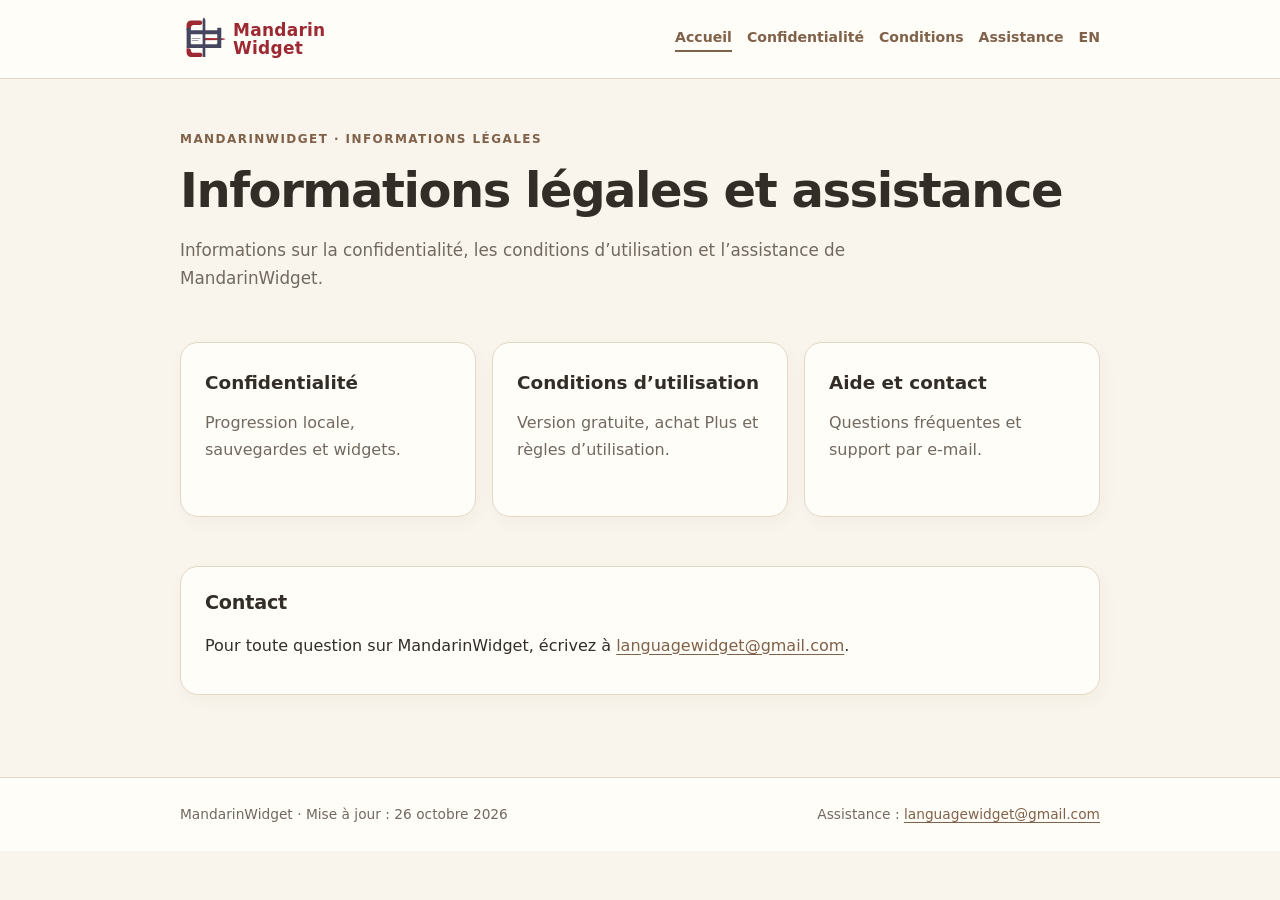
<file: index.html>
<!doctype html>
<html lang="fr">
<head>
<meta charset="utf-8"><meta name="viewport" content="width=device-width,initial-scale=1">
<meta name="robots" content="index,follow">
<meta name="description" content="Informations sur la confidentialité, les conditions d’utilisation et l’assistance de MandarinWidget.">
<title>Informations légales et assistance · MandarinWidget</title>
<link rel="stylesheet" href="styles.css">
<link rel="icon" type="image/svg+xml" href="assets/mandarinwidget-logo.svg">
</head>
<body>
<header><div class="wrap top"><a class="logo" href="index.html"><img class="site-logo" src="assets/mandarinwidget-logo.svg" width="48" height="48" alt="" aria-hidden="true"><span class="brand-wordmark"><span>Mandarin</span><span>Widget</span></span></a><nav aria-label="Navigation"><a href="index.html" aria-current="page">Accueil</a><a href="privacy-fr.html">Confidentialité</a><a href="terms-fr.html">Conditions</a><a href="support-fr.html">Assistance</a><a href="index-en.html" lang="en">EN</a></nav></div></header>
<main class="wrap"><div class="eyebrow">MandarinWidget · Informations légales</div><h1>Informations légales et assistance</h1><p class="lead">Informations sur la confidentialité, les conditions d’utilisation et l’assistance de MandarinWidget.</p>

<div class="grid"><a class="card tile" href="privacy-fr.html"><strong>Confidentialité</strong><p>Progression locale, sauvegardes et widgets.</p></a><a class="card tile" href="terms-fr.html"><strong>Conditions d’utilisation</strong><p>Version gratuite, achat Plus et règles d’utilisation.</p></a><a class="card tile" href="support-fr.html"><strong>Aide et contact</strong><p>Questions fréquentes et support par e-mail.</p></a></div><section class="card"><h2>Contact</h2><p>Pour toute question sur MandarinWidget, écrivez à <a href="mailto:languagewidget@gmail.com">languagewidget@gmail.com</a>.</p></section>
</main>
<footer><div class="wrap bottom"><span>MandarinWidget · Mise à jour : 26 octobre 2026</span><span>Assistance : <a href="mailto:languagewidget@gmail.com">languagewidget@gmail.com</a></span></div></footer>
</body></html>
</file>
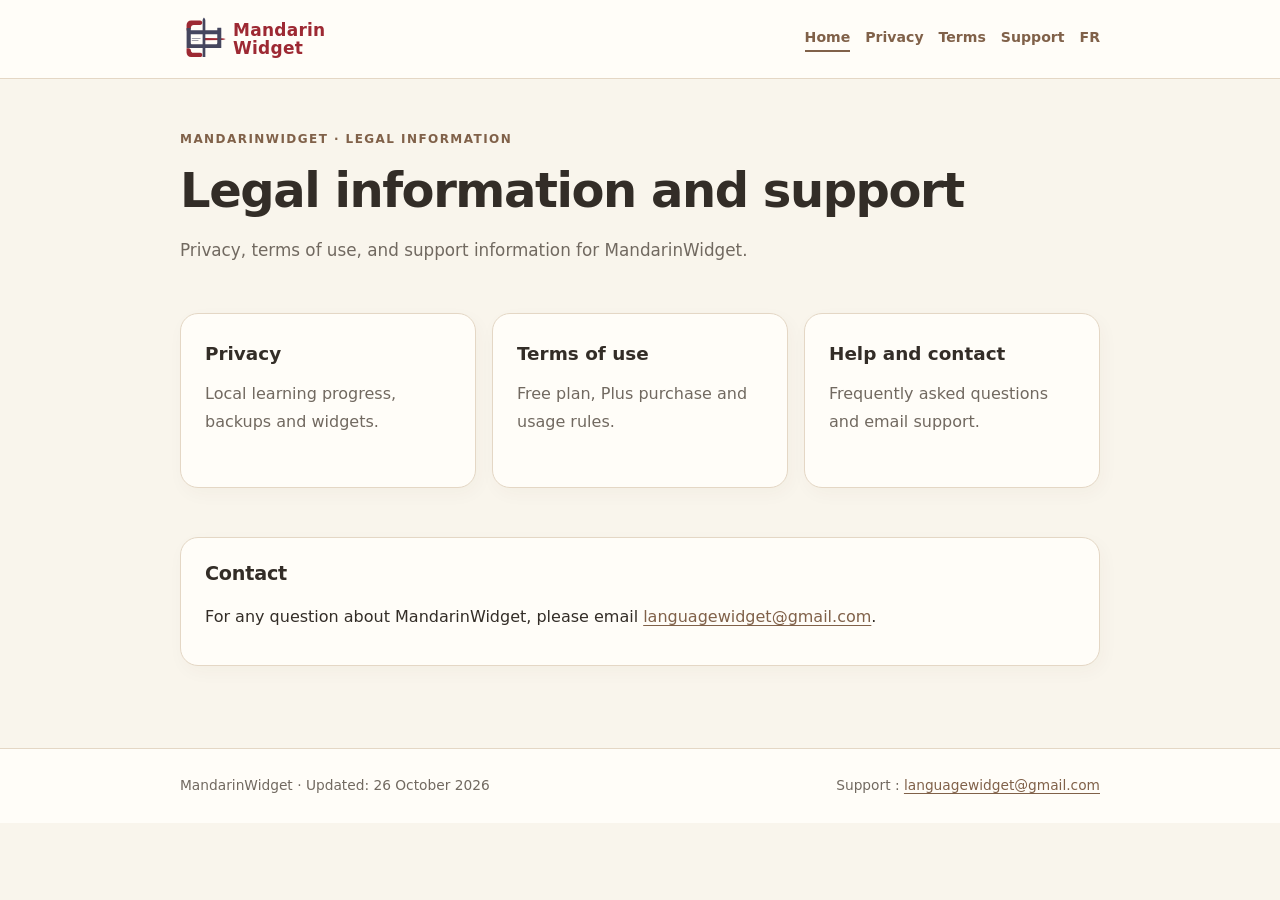
<file: index-en.html>
<!doctype html>
<html lang="en">
<head>
<meta charset="utf-8"><meta name="viewport" content="width=device-width,initial-scale=1">
<meta name="robots" content="index,follow">
<meta name="description" content="Privacy, terms of use, and support information for MandarinWidget.">
<title>Legal information and support · MandarinWidget</title>
<link rel="stylesheet" href="styles.css">
<link rel="icon" type="image/svg+xml" href="assets/mandarinwidget-logo.svg">
</head>
<body>
<header><div class="wrap top"><a class="logo" href="index.html"><img class="site-logo" src="assets/mandarinwidget-logo.svg" width="48" height="48" alt="" aria-hidden="true"><span class="brand-wordmark"><span>Mandarin</span><span>Widget</span></span></a><nav aria-label="Navigation"><a href="index-en.html" aria-current="page">Home</a><a href="privacy-en.html">Privacy</a><a href="terms-en.html">Terms</a><a href="support-en.html">Support</a><a href="index.html" lang="fr">FR</a></nav></div></header>
<main class="wrap"><div class="eyebrow">MandarinWidget · Legal information</div><h1>Legal information and support</h1><p class="lead">Privacy, terms of use, and support information for MandarinWidget.</p>

<div class="grid"><a class="card tile" href="privacy-en.html"><strong>Privacy</strong><p>Local learning progress, backups and widgets.</p></a><a class="card tile" href="terms-en.html"><strong>Terms of use</strong><p>Free plan, Plus purchase and usage rules.</p></a><a class="card tile" href="support-en.html"><strong>Help and contact</strong><p>Frequently asked questions and email support.</p></a></div><section class="card"><h2>Contact</h2><p>For any question about MandarinWidget, please email <a href="mailto:languagewidget@gmail.com">languagewidget@gmail.com</a>.</p></section>
</main>
<footer><div class="wrap bottom"><span>MandarinWidget · Updated: 26 October 2026</span><span>Support : <a href="mailto:languagewidget@gmail.com">languagewidget@gmail.com</a></span></div></footer>
</body></html>
</file>
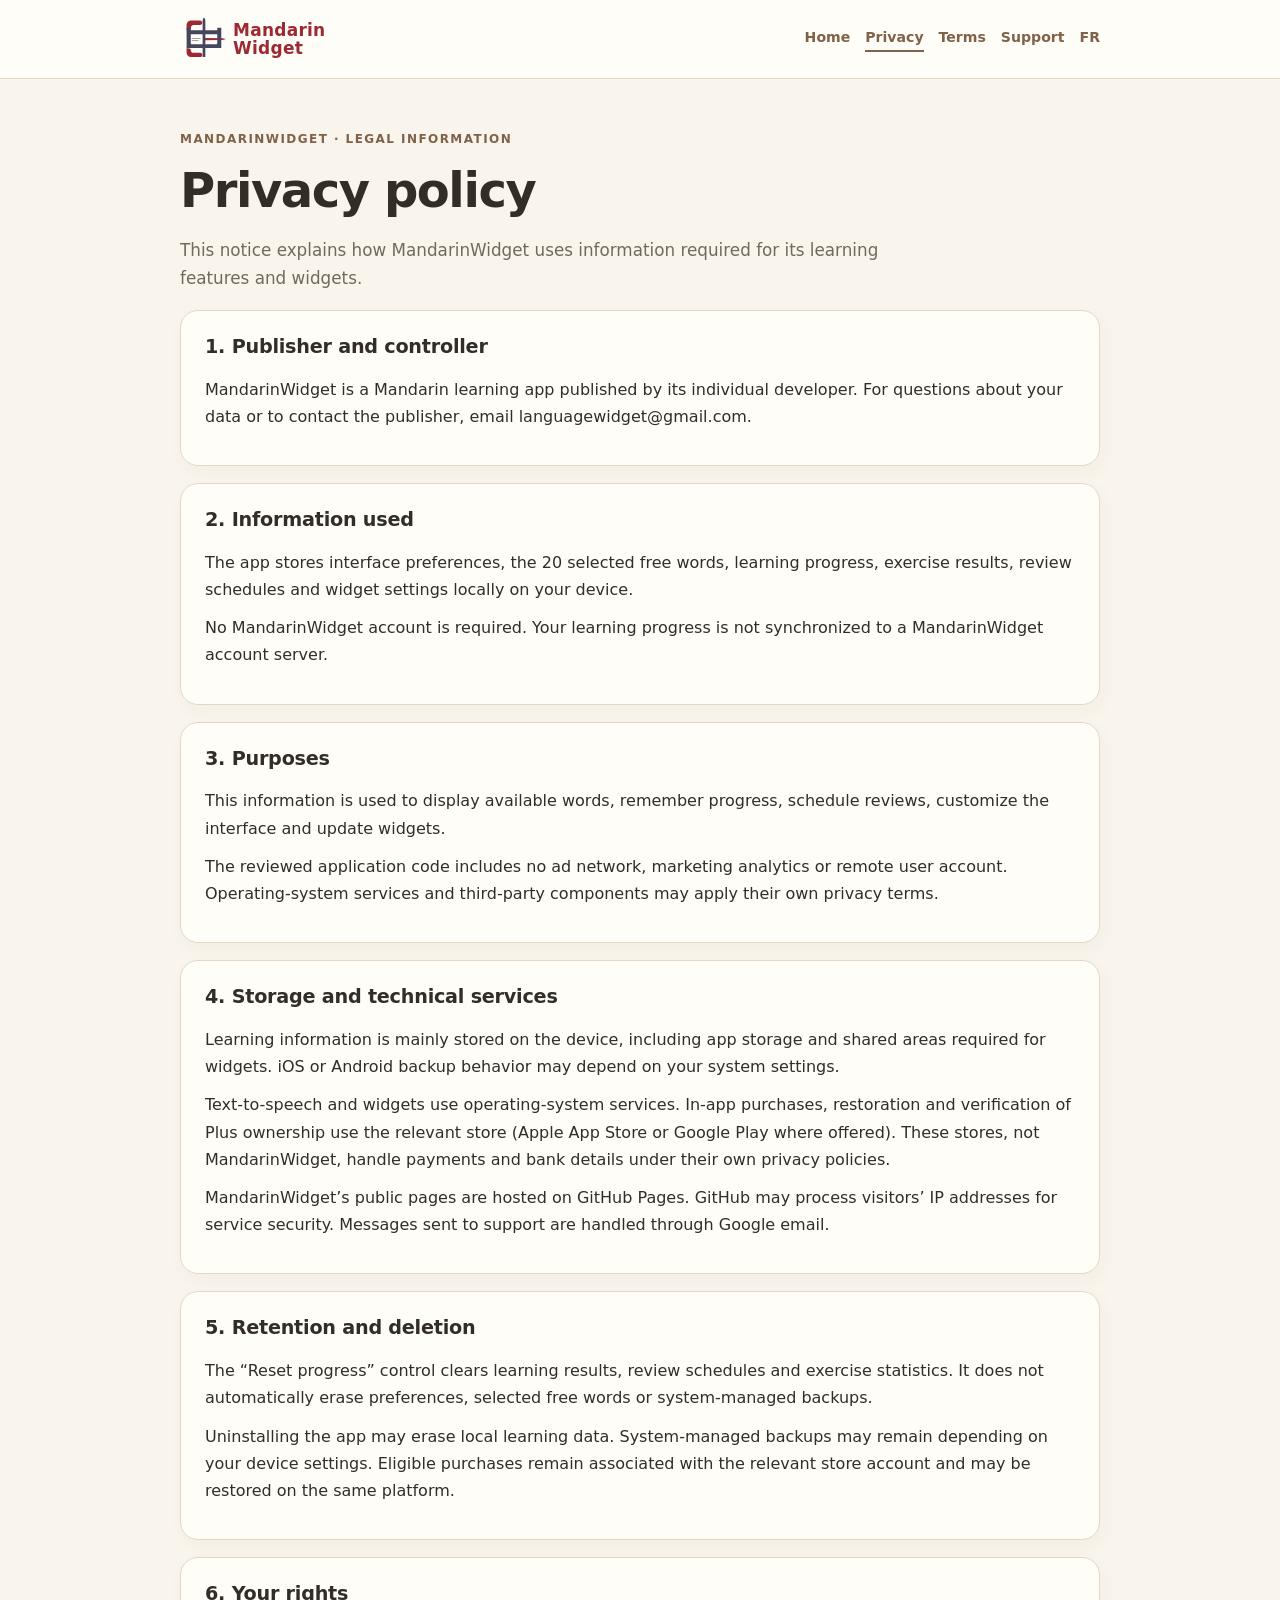
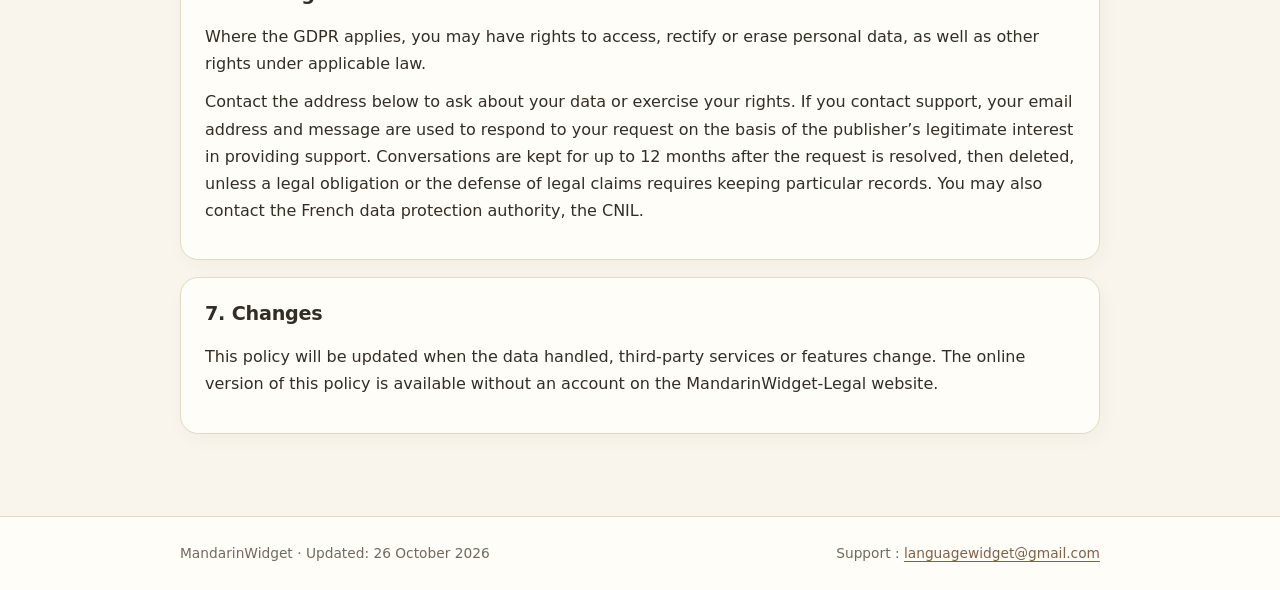
<file: privacy-en.html>
<!doctype html>
<html lang="en">
<head>
<meta charset="utf-8"><meta name="viewport" content="width=device-width,initial-scale=1">
<meta name="robots" content="index,follow">
<meta name="description" content="This notice explains how MandarinWidget uses information required for its learning features and widgets.">
<title>Privacy policy · MandarinWidget</title>
<link rel="stylesheet" href="styles.css">
<link rel="icon" type="image/svg+xml" href="assets/mandarinwidget-logo.svg">
</head>
<body>
<header><div class="wrap top"><a class="logo" href="index.html"><img class="site-logo" src="assets/mandarinwidget-logo.svg" width="48" height="48" alt="" aria-hidden="true"><span class="brand-wordmark"><span>Mandarin</span><span>Widget</span></span></a><nav aria-label="Navigation"><a href="index-en.html">Home</a><a href="privacy-en.html" aria-current="page">Privacy</a><a href="terms-en.html">Terms</a><a href="support-en.html">Support</a><a href="privacy-fr.html" lang="fr">FR</a></nav></div></header>
<main class="wrap"><div class="eyebrow">MandarinWidget · Legal information</div><h1>Privacy policy</h1><p class="lead">This notice explains how MandarinWidget uses information required for its learning features and widgets.</p>

<section class="card"><h2>1. Publisher and controller</h2><p>MandarinWidget is a Mandarin learning app published by its individual developer. For questions about your data or to contact the publisher, email languagewidget@gmail.com.</p></section>
<section class="card"><h2>2. Information used</h2><p>The app stores interface preferences, the 20 selected free words, learning progress, exercise results, review schedules and widget settings locally on your device.</p>
<p>No MandarinWidget account is required. Your learning progress is not synchronized to a MandarinWidget account server.</p></section>
<section class="card"><h2>3. Purposes</h2><p>This information is used to display available words, remember progress, schedule reviews, customize the interface and update widgets.</p>
<p>The reviewed application code includes no ad network, marketing analytics or remote user account. Operating-system services and third-party components may apply their own privacy terms.</p></section>
<section class="card"><h2>4. Storage and technical services</h2><p>Learning information is mainly stored on the device, including app storage and shared areas required for widgets. iOS or Android backup behavior may depend on your system settings.</p>
<p>Text-to-speech and widgets use operating-system services. In-app purchases, restoration and verification of Plus ownership use the relevant store (Apple App Store or Google Play where offered). These stores, not MandarinWidget, handle payments and bank details under their own privacy policies.</p><p>MandarinWidget’s public pages are hosted on GitHub Pages. GitHub may process visitors’ IP addresses for service security. Messages sent to support are handled through Google email.</p></section>
<section class="card"><h2>5. Retention and deletion</h2><p>The “Reset progress” control clears learning results, review schedules and exercise statistics. It does not automatically erase preferences, selected free words or system-managed backups.</p>
<p>Uninstalling the app may erase local learning data. System-managed backups may remain depending on your device settings. Eligible purchases remain associated with the relevant store account and may be restored on the same platform.</p></section>
<section class="card"><h2>6. Your rights</h2><p>Where the GDPR applies, you may have rights to access, rectify or erase personal data, as well as other rights under applicable law.</p>
<p>Contact the address below to ask about your data or exercise your rights. If you contact support, your email address and message are used to respond to your request on the basis of the publisher’s legitimate interest in providing support. Conversations are kept for up to 12 months after the request is resolved, then deleted, unless a legal obligation or the defense of legal claims requires keeping particular records. You may also contact the French data protection authority, the CNIL.</p></section>
<section class="card"><h2>7. Changes</h2><p>This policy will be updated when the data handled, third-party services or features change. The online version of this policy is available without an account on the MandarinWidget-Legal website.</p></section>
</main>
<footer><div class="wrap bottom"><span>MandarinWidget · Updated: 26 October 2026</span><span>Support : <a href="mailto:languagewidget@gmail.com">languagewidget@gmail.com</a></span></div></footer>
</body></html>
</file>
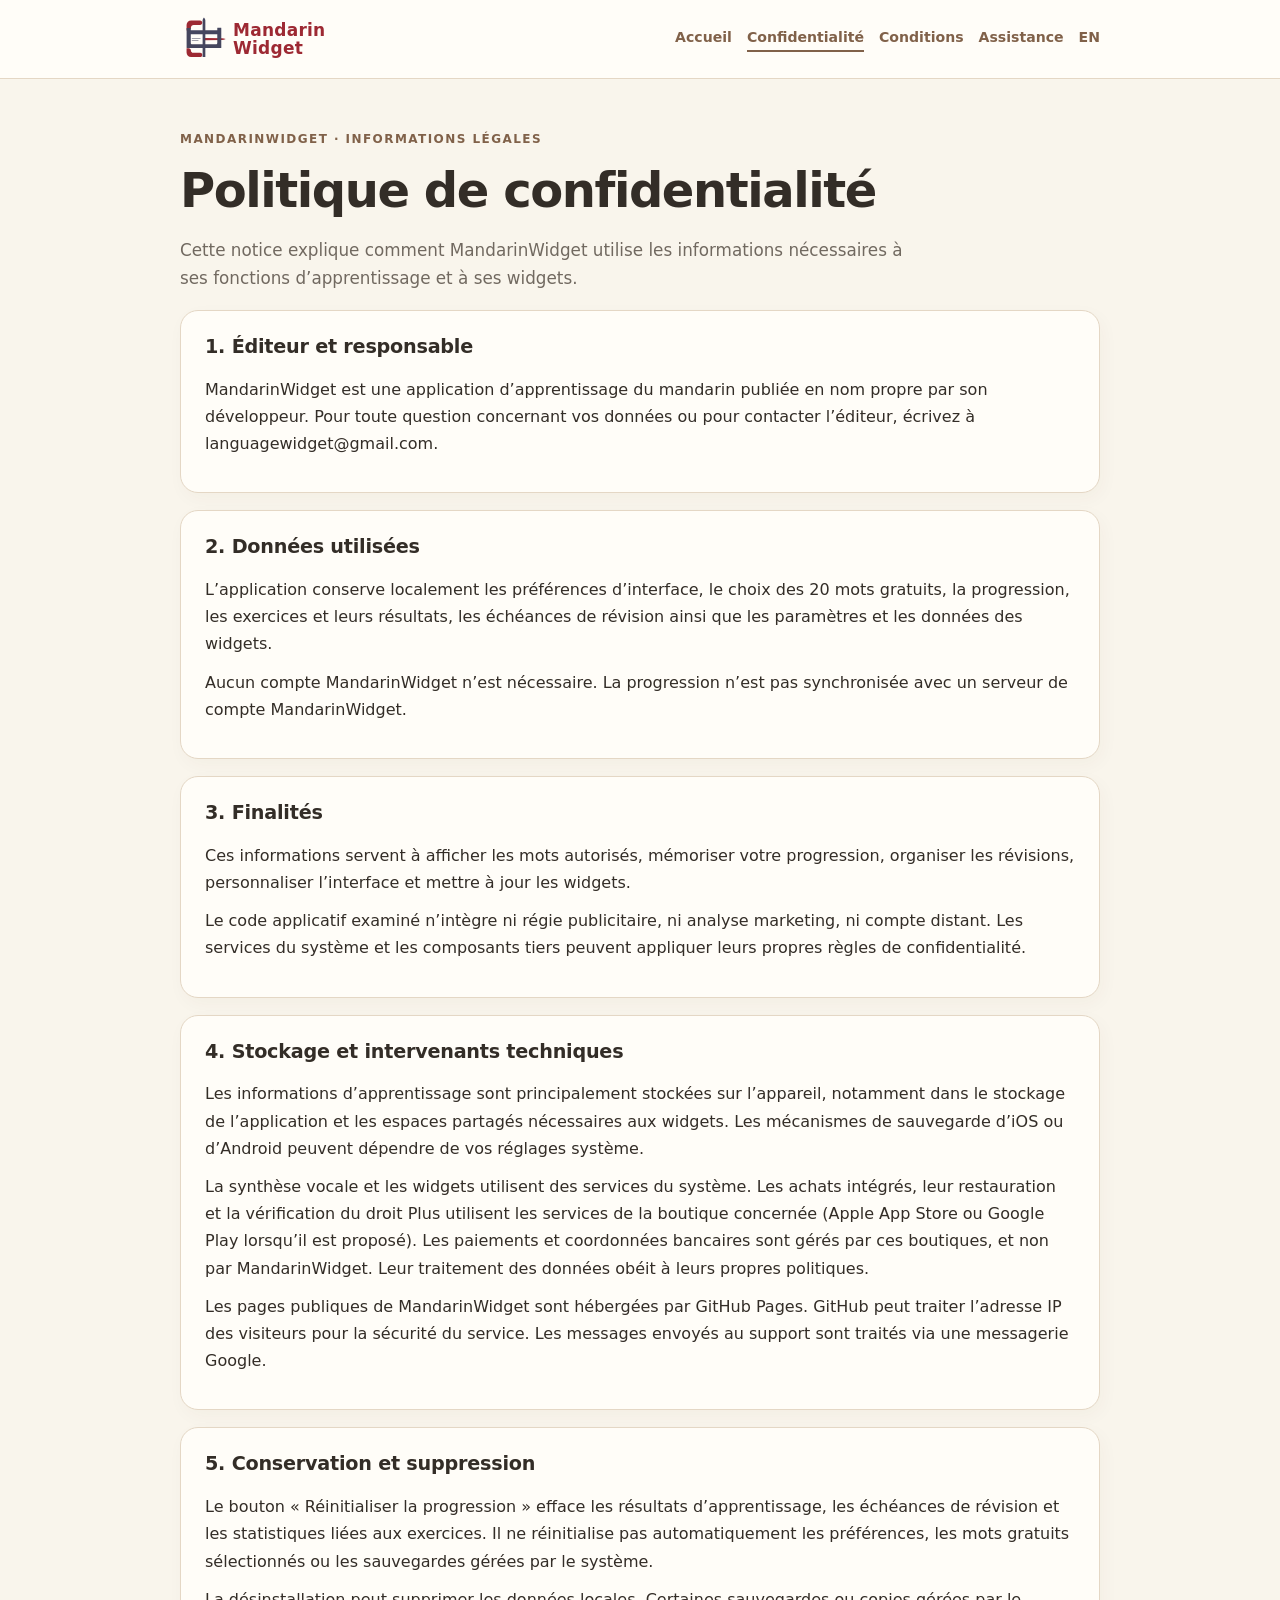
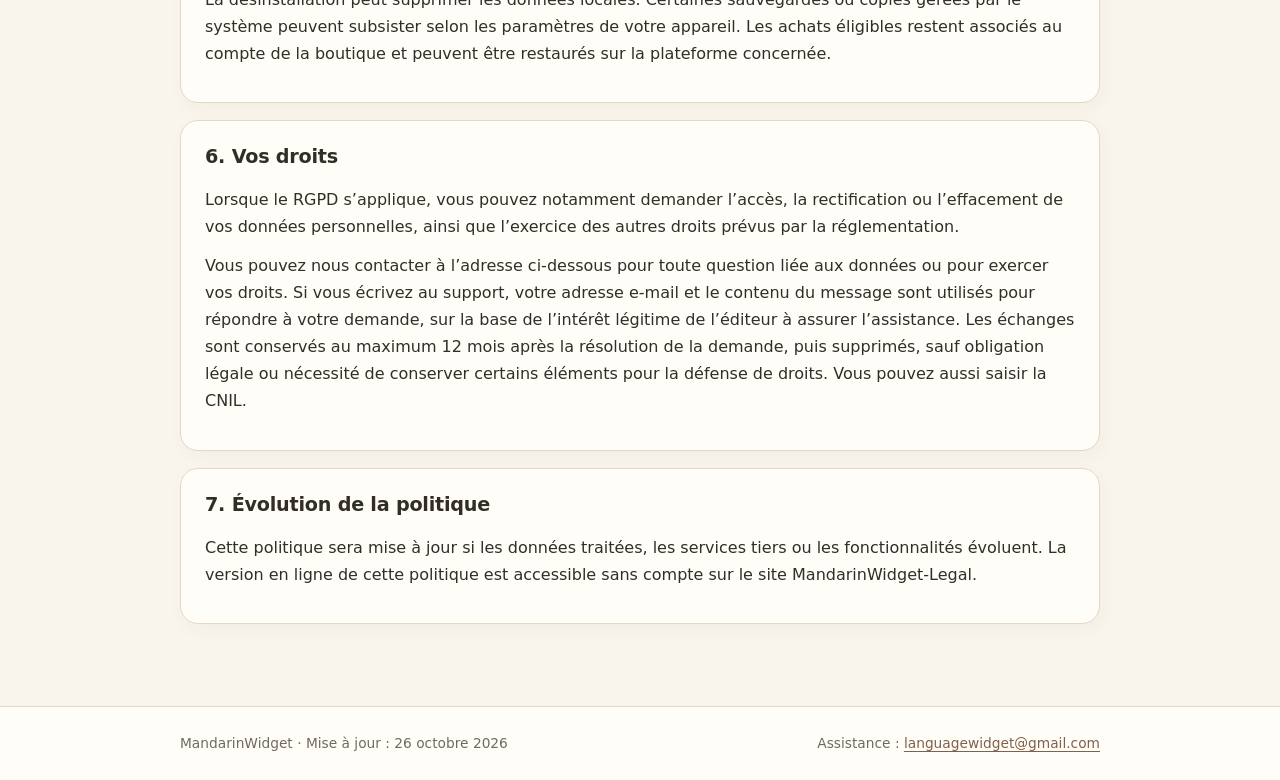
<file: privacy-fr.html>
<!doctype html>
<html lang="fr">
<head>
<meta charset="utf-8"><meta name="viewport" content="width=device-width,initial-scale=1">
<meta name="robots" content="index,follow">
<meta name="description" content="Cette notice explique comment MandarinWidget utilise les informations nécessaires à ses fonctions d’apprentissage et à ses widgets.">
<title>Politique de confidentialité · MandarinWidget</title>
<link rel="stylesheet" href="styles.css">
<link rel="icon" type="image/svg+xml" href="assets/mandarinwidget-logo.svg">
</head>
<body>
<header><div class="wrap top"><a class="logo" href="index.html"><img class="site-logo" src="assets/mandarinwidget-logo.svg" width="48" height="48" alt="" aria-hidden="true"><span class="brand-wordmark"><span>Mandarin</span><span>Widget</span></span></a><nav aria-label="Navigation"><a href="index.html">Accueil</a><a href="privacy-fr.html" aria-current="page">Confidentialité</a><a href="terms-fr.html">Conditions</a><a href="support-fr.html">Assistance</a><a href="privacy-en.html" lang="en">EN</a></nav></div></header>
<main class="wrap"><div class="eyebrow">MandarinWidget · Informations légales</div><h1>Politique de confidentialité</h1><p class="lead">Cette notice explique comment MandarinWidget utilise les informations nécessaires à ses fonctions d’apprentissage et à ses widgets.</p>

<section class="card"><h2>1. Éditeur et responsable</h2><p>MandarinWidget est une application d’apprentissage du mandarin publiée en nom propre par son développeur. Pour toute question concernant vos données ou pour contacter l’éditeur, écrivez à languagewidget@gmail.com.</p></section>
<section class="card"><h2>2. Données utilisées</h2><p>L’application conserve localement les préférences d’interface, le choix des 20 mots gratuits, la progression, les exercices et leurs résultats, les échéances de révision ainsi que les paramètres et les données des widgets.</p>
<p>Aucun compte MandarinWidget n’est nécessaire. La progression n’est pas synchronisée avec un serveur de compte MandarinWidget.</p></section>
<section class="card"><h2>3. Finalités</h2><p>Ces informations servent à afficher les mots autorisés, mémoriser votre progression, organiser les révisions, personnaliser l’interface et mettre à jour les widgets.</p>
<p>Le code applicatif examiné n’intègre ni régie publicitaire, ni analyse marketing, ni compte distant. Les services du système et les composants tiers peuvent appliquer leurs propres règles de confidentialité.</p></section>
<section class="card"><h2>4. Stockage et intervenants techniques</h2><p>Les informations d’apprentissage sont principalement stockées sur l’appareil, notamment dans le stockage de l’application et les espaces partagés nécessaires aux widgets. Les mécanismes de sauvegarde d’iOS ou d’Android peuvent dépendre de vos réglages système.</p>
<p>La synthèse vocale et les widgets utilisent des services du système. Les achats intégrés, leur restauration et la vérification du droit Plus utilisent les services de la boutique concernée (Apple App Store ou Google Play lorsqu’il est proposé). Les paiements et coordonnées bancaires sont gérés par ces boutiques, et non par MandarinWidget. Leur traitement des données obéit à leurs propres politiques.</p><p>Les pages publiques de MandarinWidget sont hébergées par GitHub Pages. GitHub peut traiter l’adresse IP des visiteurs pour la sécurité du service. Les messages envoyés au support sont traités via une messagerie Google.</p></section>
<section class="card"><h2>5. Conservation et suppression</h2><p>Le bouton « Réinitialiser la progression » efface les résultats d’apprentissage, les échéances de révision et les statistiques liées aux exercices. Il ne réinitialise pas automatiquement les préférences, les mots gratuits sélectionnés ou les sauvegardes gérées par le système.</p>
<p>La désinstallation peut supprimer les données locales. Certaines sauvegardes ou copies gérées par le système peuvent subsister selon les paramètres de votre appareil. Les achats éligibles restent associés au compte de la boutique et peuvent être restaurés sur la plateforme concernée.</p></section>
<section class="card"><h2>6. Vos droits</h2><p>Lorsque le RGPD s’applique, vous pouvez notamment demander l’accès, la rectification ou l’effacement de vos données personnelles, ainsi que l’exercice des autres droits prévus par la réglementation.</p>
<p>Vous pouvez nous contacter à l’adresse ci-dessous pour toute question liée aux données ou pour exercer vos droits. Si vous écrivez au support, votre adresse e-mail et le contenu du message sont utilisés pour répondre à votre demande, sur la base de l’intérêt légitime de l’éditeur à assurer l’assistance. Les échanges sont conservés au maximum 12 mois après la résolution de la demande, puis supprimés, sauf obligation légale ou nécessité de conserver certains éléments pour la défense de droits. Vous pouvez aussi saisir la CNIL.</p></section>
<section class="card"><h2>7. Évolution de la politique</h2><p>Cette politique sera mise à jour si les données traitées, les services tiers ou les fonctionnalités évoluent. La version en ligne de cette politique est accessible sans compte sur le site MandarinWidget-Legal.</p></section>
</main>
<footer><div class="wrap bottom"><span>MandarinWidget · Mise à jour : 26 octobre 2026</span><span>Assistance : <a href="mailto:languagewidget@gmail.com">languagewidget@gmail.com</a></span></div></footer>
</body></html>
</file>
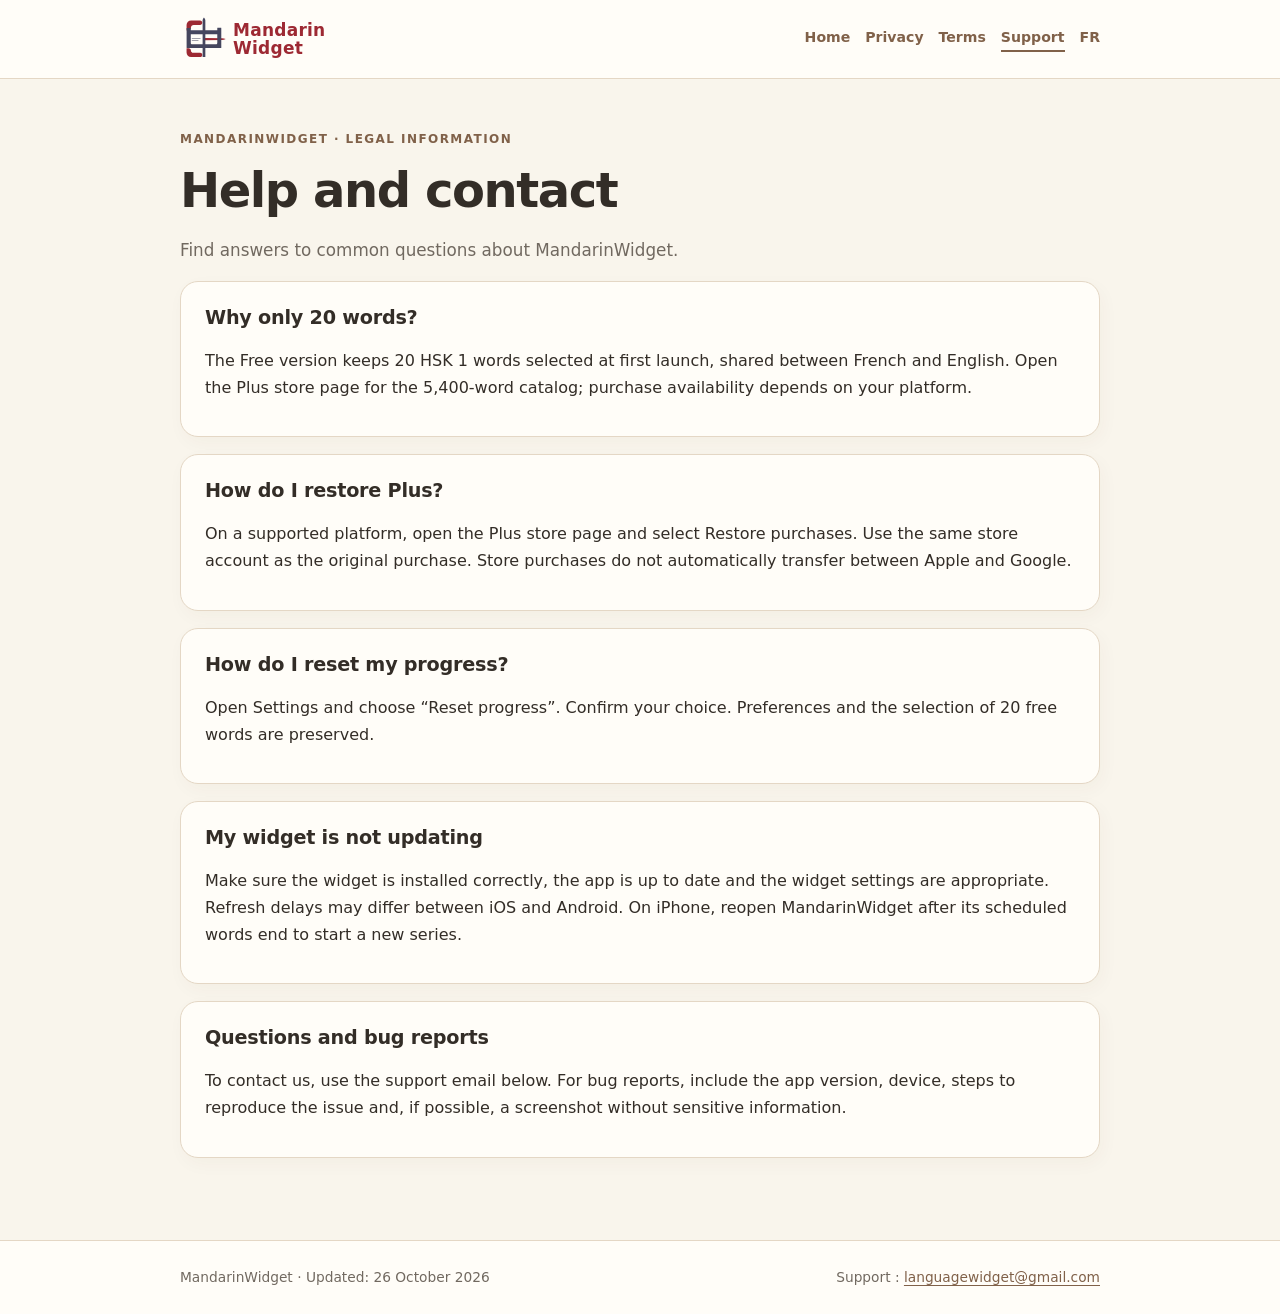
<file: support-en.html>
<!doctype html>
<html lang="en">
<head>
<meta charset="utf-8"><meta name="viewport" content="width=device-width,initial-scale=1">
<meta name="robots" content="index,follow">
<meta name="description" content="Find answers to common questions about MandarinWidget.">
<title>Help and contact · MandarinWidget</title>
<link rel="stylesheet" href="styles.css">
<link rel="icon" type="image/svg+xml" href="assets/mandarinwidget-logo.svg">
</head>
<body>
<header><div class="wrap top"><a class="logo" href="index.html"><img class="site-logo" src="assets/mandarinwidget-logo.svg" width="48" height="48" alt="" aria-hidden="true"><span class="brand-wordmark"><span>Mandarin</span><span>Widget</span></span></a><nav aria-label="Navigation"><a href="index-en.html">Home</a><a href="privacy-en.html">Privacy</a><a href="terms-en.html">Terms</a><a href="support-en.html" aria-current="page">Support</a><a href="support-fr.html" lang="fr">FR</a></nav></div></header>
<main class="wrap"><div class="eyebrow">MandarinWidget · Legal information</div><h1>Help and contact</h1><p class="lead">Find answers to common questions about MandarinWidget.</p>

<section class="card"><h2>Why only 20 words?</h2><p>The Free version keeps 20 HSK 1 words selected at first launch, shared between French and English. Open the Plus store page for the 5,400-word catalog; purchase availability depends on your platform.</p></section>
<section class="card"><h2>How do I restore Plus?</h2><p>On a supported platform, open the Plus store page and select Restore purchases. Use the same store account as the original purchase. Store purchases do not automatically transfer between Apple and Google.</p></section>
<section class="card"><h2>How do I reset my progress?</h2><p>Open Settings and choose “Reset progress”. Confirm your choice. Preferences and the selection of 20 free words are preserved.</p></section>
<section class="card"><h2>My widget is not updating</h2><p>Make sure the widget is installed correctly, the app is up to date and the widget settings are appropriate. Refresh delays may differ between iOS and Android. On iPhone, reopen MandarinWidget after its scheduled words end to start a new series.</p></section>
<section class="card"><h2>Questions and bug reports</h2><p>To contact us, use the support email below. For bug reports, include the app version, device, steps to reproduce the issue and, if possible, a screenshot without sensitive information.</p></section>
</main>
<footer><div class="wrap bottom"><span>MandarinWidget · Updated: 26 October 2026</span><span>Support : <a href="mailto:languagewidget@gmail.com">languagewidget@gmail.com</a></span></div></footer>
</body></html>
</file>
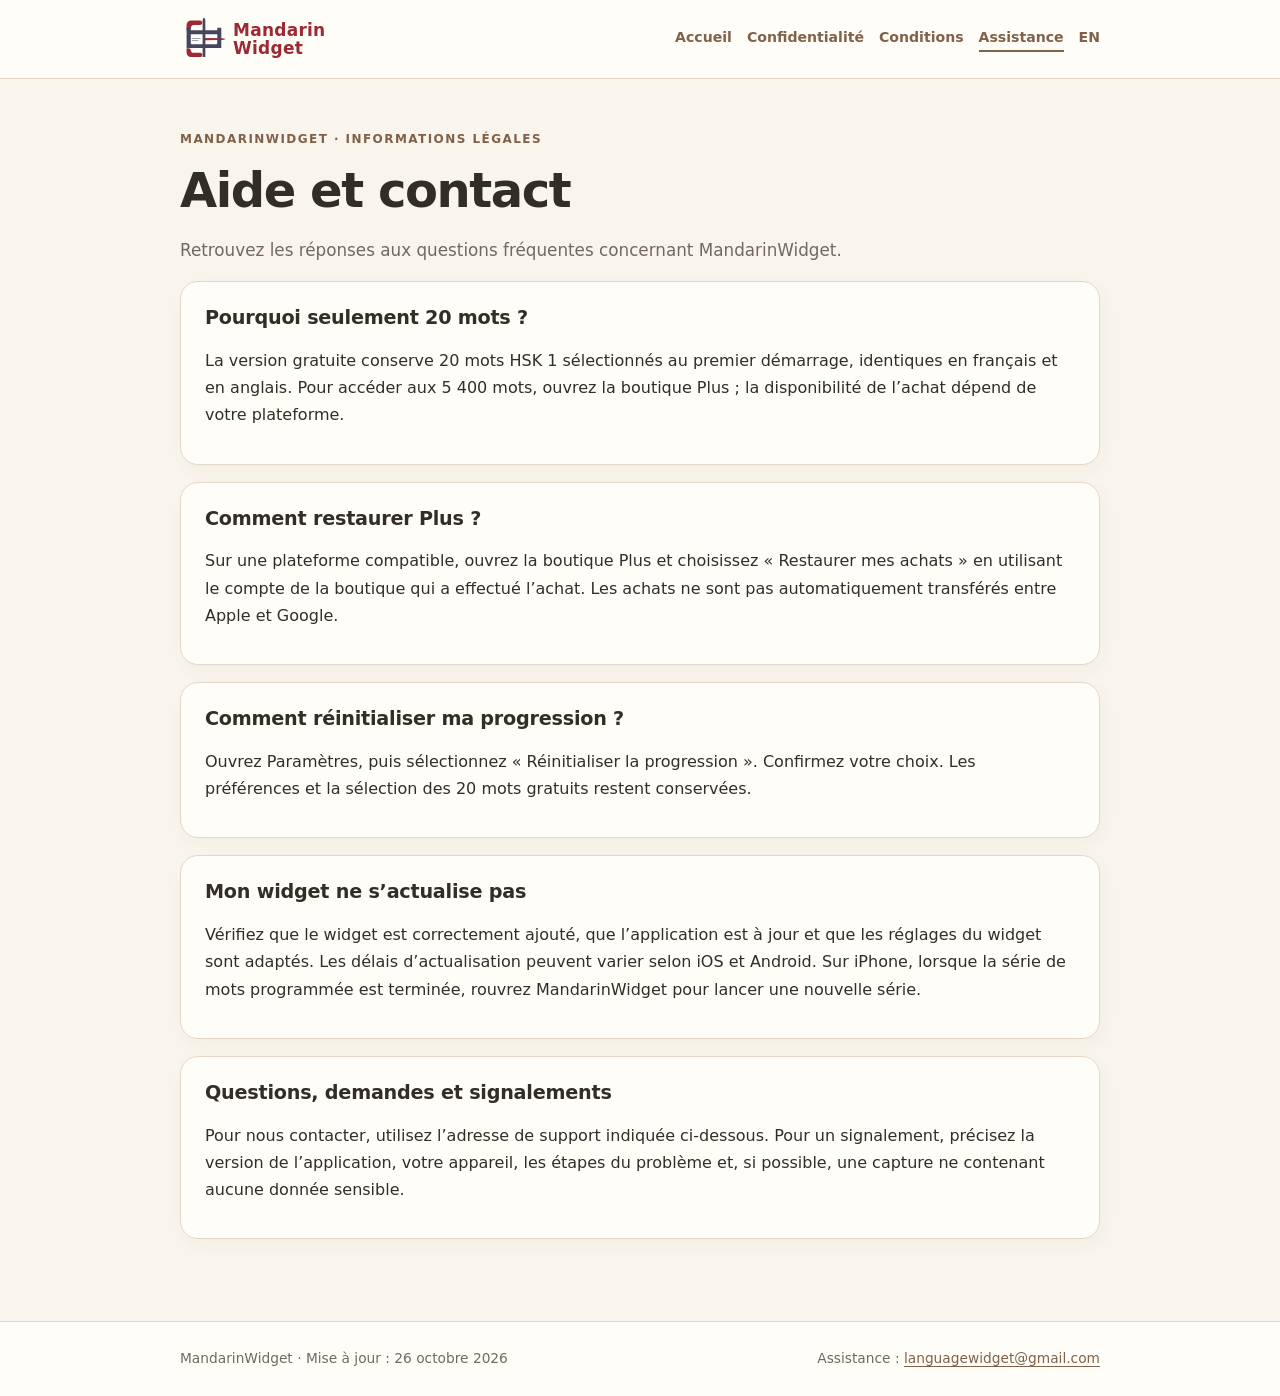
<file: support-fr.html>
<!doctype html>
<html lang="fr">
<head>
<meta charset="utf-8"><meta name="viewport" content="width=device-width,initial-scale=1">
<meta name="robots" content="index,follow">
<meta name="description" content="Retrouvez les réponses aux questions fréquentes concernant MandarinWidget.">
<title>Aide et contact · MandarinWidget</title>
<link rel="stylesheet" href="styles.css">
<link rel="icon" type="image/svg+xml" href="assets/mandarinwidget-logo.svg">
</head>
<body>
<header><div class="wrap top"><a class="logo" href="index.html"><img class="site-logo" src="assets/mandarinwidget-logo.svg" width="48" height="48" alt="" aria-hidden="true"><span class="brand-wordmark"><span>Mandarin</span><span>Widget</span></span></a><nav aria-label="Navigation"><a href="index.html">Accueil</a><a href="privacy-fr.html">Confidentialité</a><a href="terms-fr.html">Conditions</a><a href="support-fr.html" aria-current="page">Assistance</a><a href="support-en.html" lang="en">EN</a></nav></div></header>
<main class="wrap"><div class="eyebrow">MandarinWidget · Informations légales</div><h1>Aide et contact</h1><p class="lead">Retrouvez les réponses aux questions fréquentes concernant MandarinWidget.</p>

<section class="card"><h2>Pourquoi seulement 20 mots ?</h2><p>La version gratuite conserve 20 mots HSK 1 sélectionnés au premier démarrage, identiques en français et en anglais. Pour accéder aux 5 400 mots, ouvrez la boutique Plus ; la disponibilité de l’achat dépend de votre plateforme.</p></section>
<section class="card"><h2>Comment restaurer Plus ?</h2><p>Sur une plateforme compatible, ouvrez la boutique Plus et choisissez « Restaurer mes achats » en utilisant le compte de la boutique qui a effectué l’achat. Les achats ne sont pas automatiquement transférés entre Apple et Google.</p></section>
<section class="card"><h2>Comment réinitialiser ma progression ?</h2><p>Ouvrez Paramètres, puis sélectionnez « Réinitialiser la progression ». Confirmez votre choix. Les préférences et la sélection des 20 mots gratuits restent conservées.</p></section>
<section class="card"><h2>Mon widget ne s’actualise pas</h2><p>Vérifiez que le widget est correctement ajouté, que l’application est à jour et que les réglages du widget sont adaptés. Les délais d’actualisation peuvent varier selon iOS et Android. Sur iPhone, lorsque la série de mots programmée est terminée, rouvrez MandarinWidget pour lancer une nouvelle série.</p></section>
<section class="card"><h2>Questions, demandes et signalements</h2><p>Pour nous contacter, utilisez l’adresse de support indiquée ci-dessous. Pour un signalement, précisez la version de l’application, votre appareil, les étapes du problème et, si possible, une capture ne contenant aucune donnée sensible.</p></section>
</main>
<footer><div class="wrap bottom"><span>MandarinWidget · Mise à jour : 26 octobre 2026</span><span>Assistance : <a href="mailto:languagewidget@gmail.com">languagewidget@gmail.com</a></span></div></footer>
</body></html>
</file>
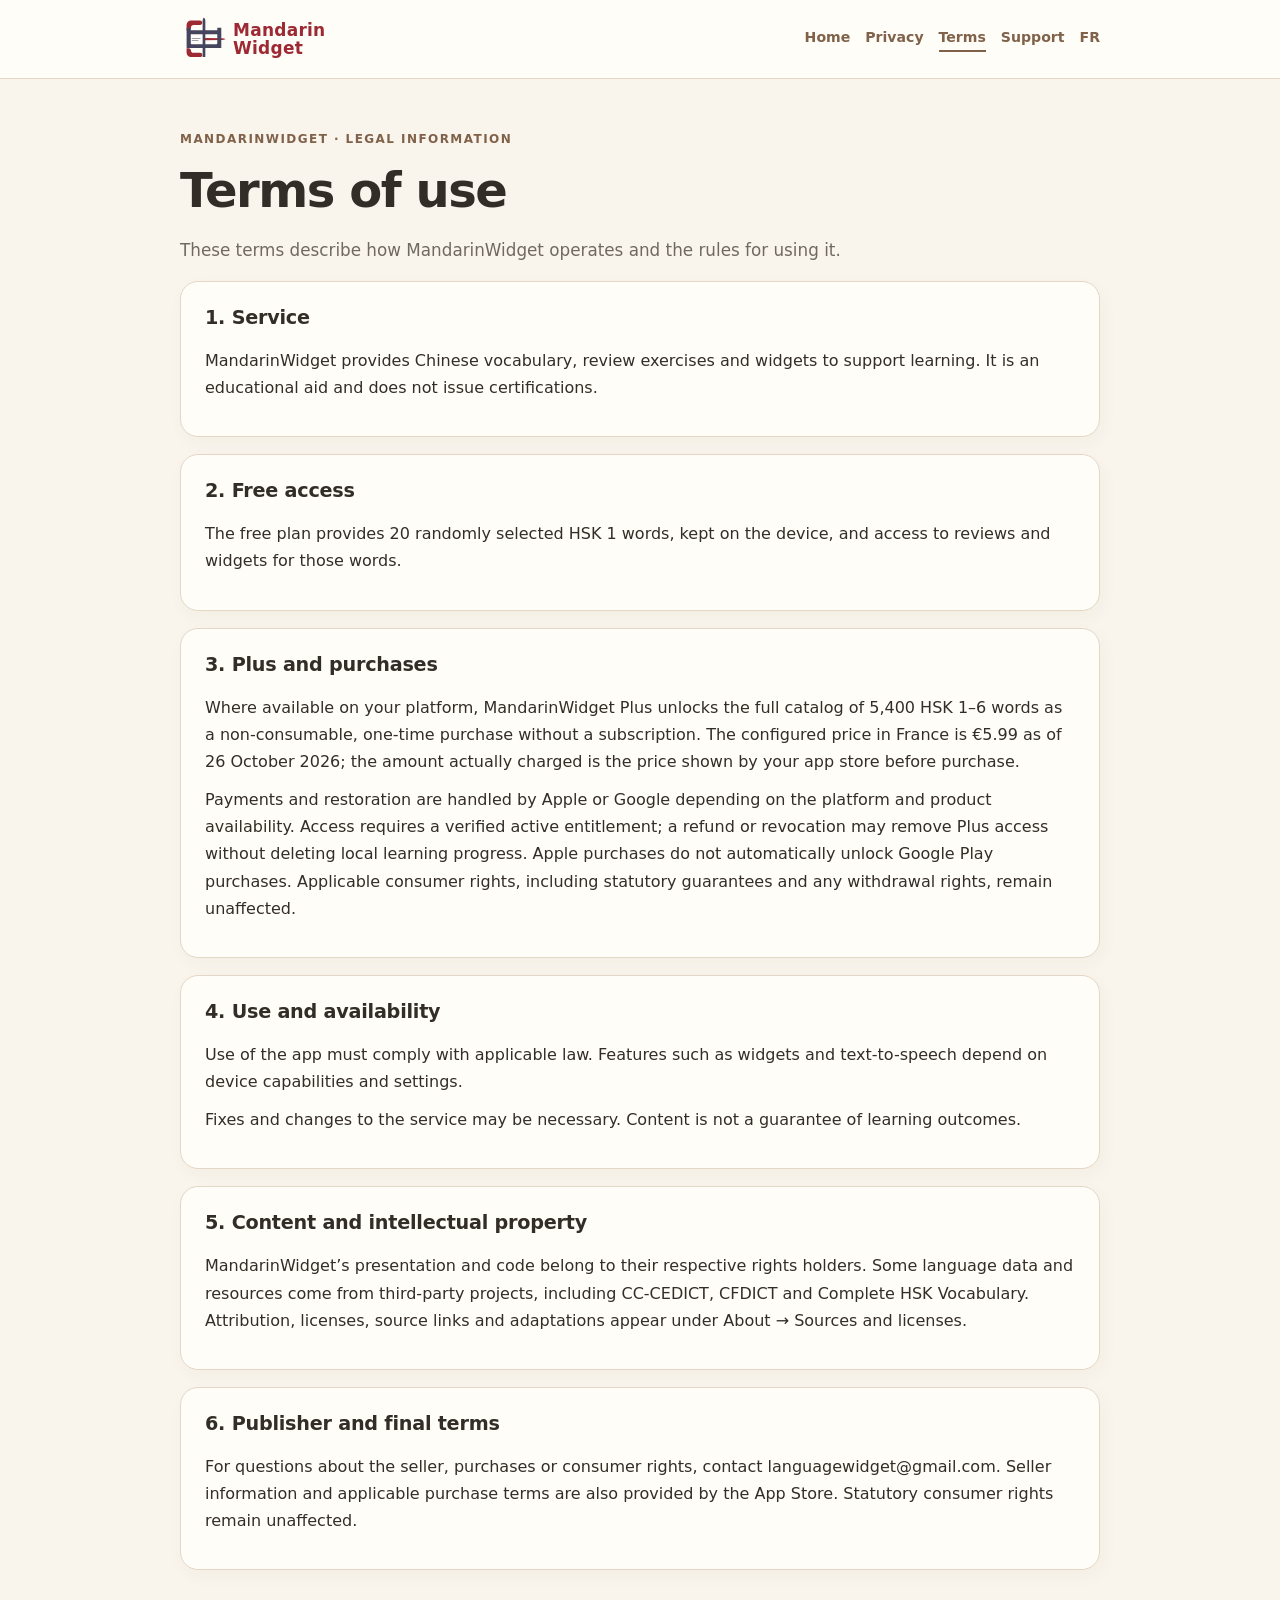
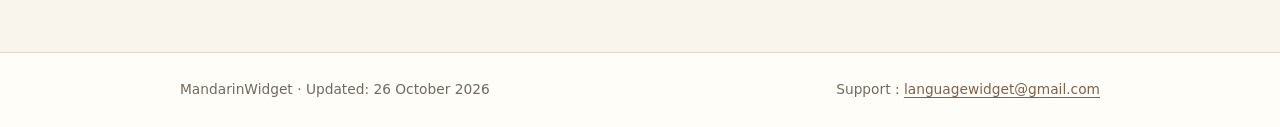
<file: terms-en.html>
<!doctype html>
<html lang="en">
<head>
<meta charset="utf-8"><meta name="viewport" content="width=device-width,initial-scale=1">
<meta name="robots" content="index,follow">
<meta name="description" content="These terms describe how MandarinWidget operates and the rules for using it.">
<title>Terms of use · MandarinWidget</title>
<link rel="stylesheet" href="styles.css">
<link rel="icon" type="image/svg+xml" href="assets/mandarinwidget-logo.svg">
</head>
<body>
<header><div class="wrap top"><a class="logo" href="index.html"><img class="site-logo" src="assets/mandarinwidget-logo.svg" width="48" height="48" alt="" aria-hidden="true"><span class="brand-wordmark"><span>Mandarin</span><span>Widget</span></span></a><nav aria-label="Navigation"><a href="index-en.html">Home</a><a href="privacy-en.html">Privacy</a><a href="terms-en.html" aria-current="page">Terms</a><a href="support-en.html">Support</a><a href="terms-fr.html" lang="fr">FR</a></nav></div></header>
<main class="wrap"><div class="eyebrow">MandarinWidget · Legal information</div><h1>Terms of use</h1><p class="lead">These terms describe how MandarinWidget operates and the rules for using it.</p>

<section class="card"><h2>1. Service</h2><p>MandarinWidget provides Chinese vocabulary, review exercises and widgets to support learning. It is an educational aid and does not issue certifications.</p></section>
<section class="card"><h2>2. Free access</h2><p>The free plan provides 20 randomly selected HSK 1 words, kept on the device, and access to reviews and widgets for those words.</p></section>
<section class="card"><h2>3. Plus and purchases</h2><p>Where available on your platform, MandarinWidget Plus unlocks the full catalog of 5,400 HSK 1–6 words as a non-consumable, one-time purchase without a subscription. The configured price in France is €5.99 as of 26 October 2026; the amount actually charged is the price shown by your app store before purchase.</p>
<p>Payments and restoration are handled by Apple or Google depending on the platform and product availability. Access requires a verified active entitlement; a refund or revocation may remove Plus access without deleting local learning progress. Apple purchases do not automatically unlock Google Play purchases. Applicable consumer rights, including statutory guarantees and any withdrawal rights, remain unaffected.</p></section>
<section class="card"><h2>4. Use and availability</h2><p>Use of the app must comply with applicable law. Features such as widgets and text-to-speech depend on device capabilities and settings.</p>
<p>Fixes and changes to the service may be necessary. Content is not a guarantee of learning outcomes.</p></section>
<section class="card"><h2>5. Content and intellectual property</h2><p>MandarinWidget’s presentation and code belong to their respective rights holders. Some language data and resources come from third-party projects, including CC-CEDICT, CFDICT and Complete HSK Vocabulary. Attribution, licenses, source links and adaptations appear under About → Sources and licenses.</p></section>
<section class="card"><h2>6. Publisher and final terms</h2><p>For questions about the seller, purchases or consumer rights, contact languagewidget@gmail.com. Seller information and applicable purchase terms are also provided by the App Store. Statutory consumer rights remain unaffected.</p></section>
</main>
<footer><div class="wrap bottom"><span>MandarinWidget · Updated: 26 October 2026</span><span>Support : <a href="mailto:languagewidget@gmail.com">languagewidget@gmail.com</a></span></div></footer>
</body></html>
</file>
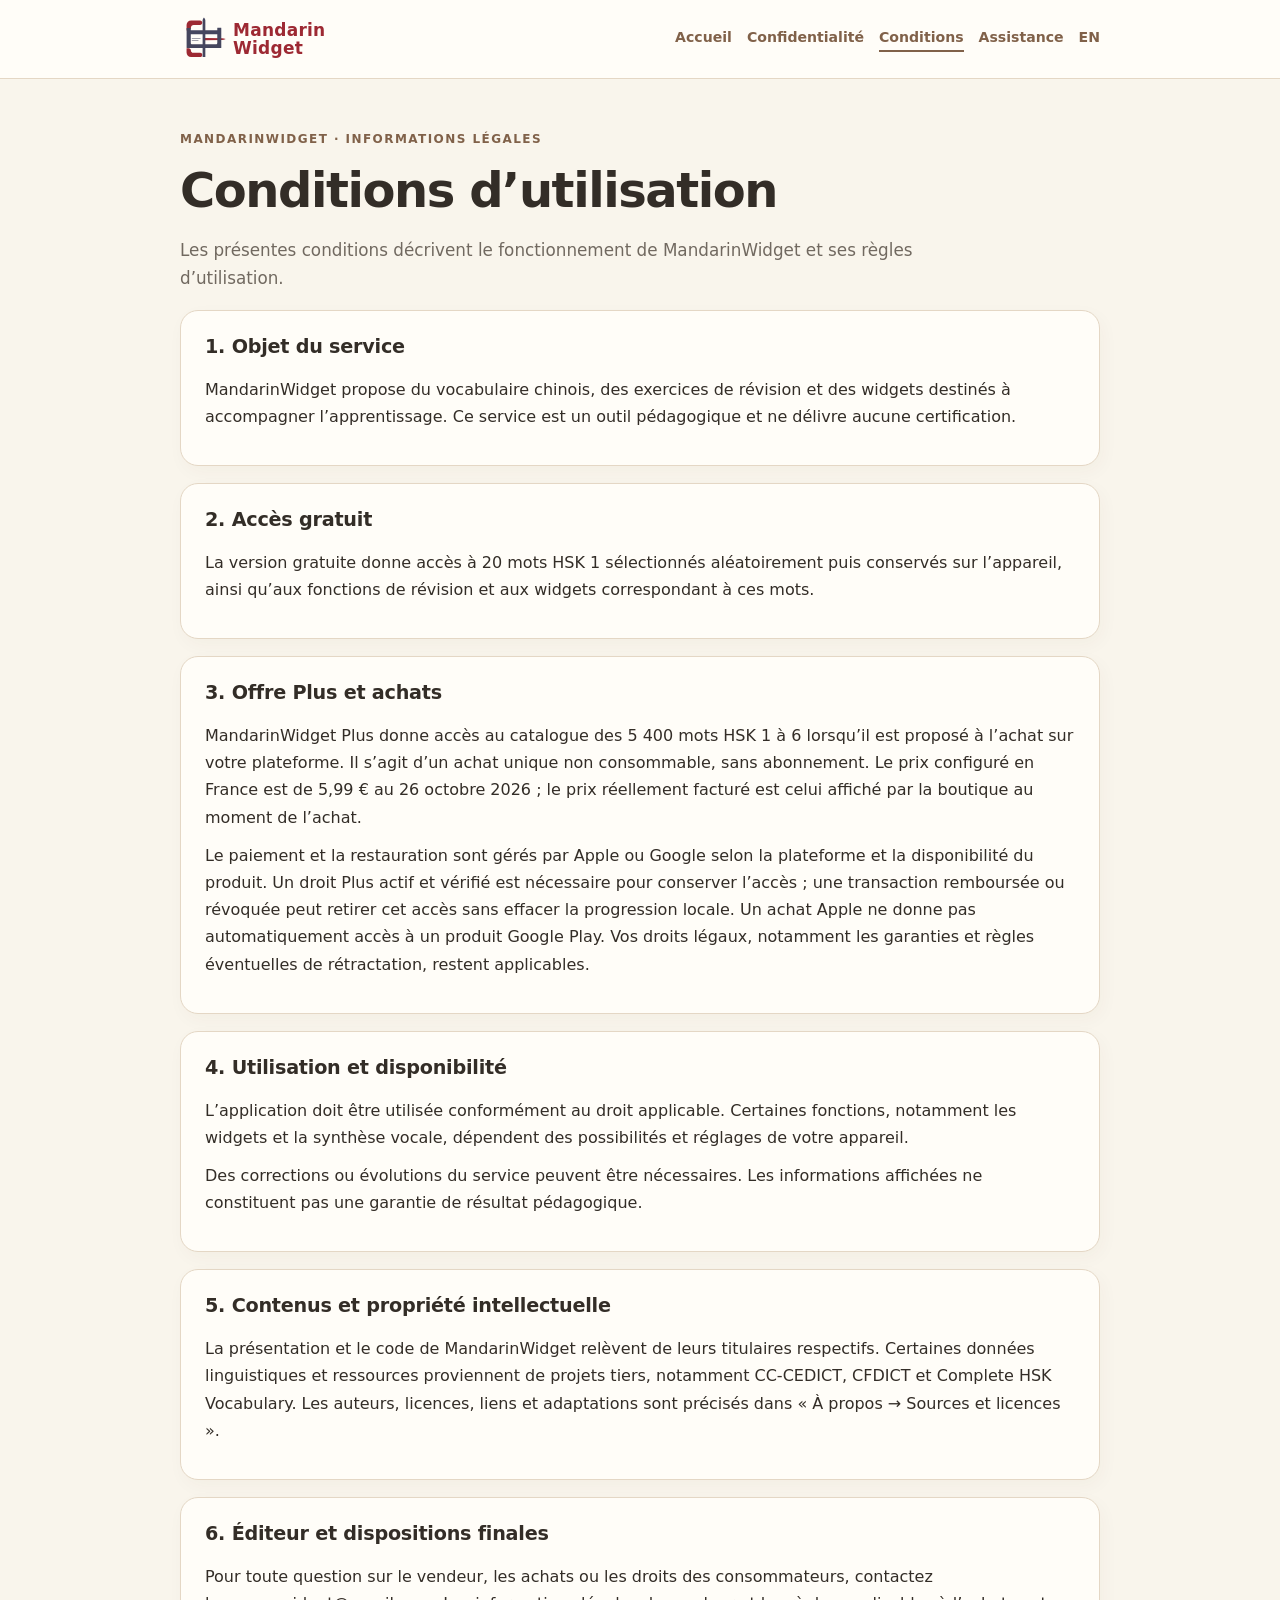
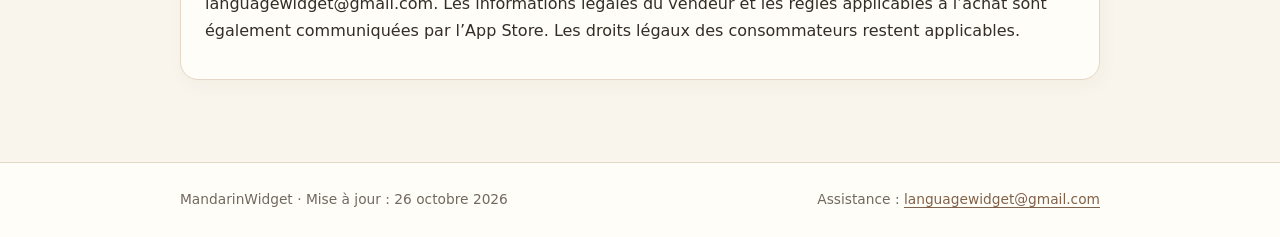
<file: terms-fr.html>
<!doctype html>
<html lang="fr">
<head>
<meta charset="utf-8"><meta name="viewport" content="width=device-width,initial-scale=1">
<meta name="robots" content="index,follow">
<meta name="description" content="Les présentes conditions décrivent le fonctionnement de MandarinWidget et ses règles d’utilisation.">
<title>Conditions d’utilisation · MandarinWidget</title>
<link rel="stylesheet" href="styles.css">
<link rel="icon" type="image/svg+xml" href="assets/mandarinwidget-logo.svg">
</head>
<body>
<header><div class="wrap top"><a class="logo" href="index.html"><img class="site-logo" src="assets/mandarinwidget-logo.svg" width="48" height="48" alt="" aria-hidden="true"><span class="brand-wordmark"><span>Mandarin</span><span>Widget</span></span></a><nav aria-label="Navigation"><a href="index.html">Accueil</a><a href="privacy-fr.html">Confidentialité</a><a href="terms-fr.html" aria-current="page">Conditions</a><a href="support-fr.html">Assistance</a><a href="terms-en.html" lang="en">EN</a></nav></div></header>
<main class="wrap"><div class="eyebrow">MandarinWidget · Informations légales</div><h1>Conditions d’utilisation</h1><p class="lead">Les présentes conditions décrivent le fonctionnement de MandarinWidget et ses règles d’utilisation.</p>

<section class="card"><h2>1. Objet du service</h2><p>MandarinWidget propose du vocabulaire chinois, des exercices de révision et des widgets destinés à accompagner l’apprentissage. Ce service est un outil pédagogique et ne délivre aucune certification.</p></section>
<section class="card"><h2>2. Accès gratuit</h2><p>La version gratuite donne accès à 20 mots HSK 1 sélectionnés aléatoirement puis conservés sur l’appareil, ainsi qu’aux fonctions de révision et aux widgets correspondant à ces mots.</p></section>
<section class="card"><h2>3. Offre Plus et achats</h2><p>MandarinWidget Plus donne accès au catalogue des 5 400 mots HSK 1 à 6 lorsqu’il est proposé à l’achat sur votre plateforme. Il s’agit d’un achat unique non consommable, sans abonnement. Le prix configuré en France est de 5,99 € au 26 octobre 2026 ; le prix réellement facturé est celui affiché par la boutique au moment de l’achat.</p>
<p>Le paiement et la restauration sont gérés par Apple ou Google selon la plateforme et la disponibilité du produit. Un droit Plus actif et vérifié est nécessaire pour conserver l’accès ; une transaction remboursée ou révoquée peut retirer cet accès sans effacer la progression locale. Un achat Apple ne donne pas automatiquement accès à un produit Google Play. Vos droits légaux, notamment les garanties et règles éventuelles de rétractation, restent applicables.</p></section>
<section class="card"><h2>4. Utilisation et disponibilité</h2><p>L’application doit être utilisée conformément au droit applicable. Certaines fonctions, notamment les widgets et la synthèse vocale, dépendent des possibilités et réglages de votre appareil.</p>
<p>Des corrections ou évolutions du service peuvent être nécessaires. Les informations affichées ne constituent pas une garantie de résultat pédagogique.</p></section>
<section class="card"><h2>5. Contenus et propriété intellectuelle</h2><p>La présentation et le code de MandarinWidget relèvent de leurs titulaires respectifs. Certaines données linguistiques et ressources proviennent de projets tiers, notamment CC-CEDICT, CFDICT et Complete HSK Vocabulary. Les auteurs, licences, liens et adaptations sont précisés dans « À propos → Sources et licences ».</p></section>
<section class="card"><h2>6. Éditeur et dispositions finales</h2><p>Pour toute question sur le vendeur, les achats ou les droits des consommateurs, contactez languagewidget@gmail.com. Les informations légales du vendeur et les règles applicables à l’achat sont également communiquées par l’App Store. Les droits légaux des consommateurs restent applicables.</p></section>
</main>
<footer><div class="wrap bottom"><span>MandarinWidget · Mise à jour : 26 octobre 2026</span><span>Assistance : <a href="mailto:languagewidget@gmail.com">languagewidget@gmail.com</a></span></div></footer>
</body></html>
</file>
<file: styles.css>
:root{color-scheme:light dark;--bg:#f9f5ec;--surface:#fffdf8;--text:#332d27;--muted:#716960;--accent:#806149;--border:#e4d7c5;--note:#faecd8;--note-border:#ddbf94}
*{box-sizing:border-box}html{scroll-behavior:smooth}body{margin:0;background:var(--bg);color:var(--text);font-family:system-ui,-apple-system,"Segoe UI",Arial,sans-serif;line-height:1.7}
a{color:var(--accent);text-underline-offset:3px}.wrap{width:min(920px,calc(100% - 36px));margin:auto}
header{border-bottom:1px solid var(--border);background:var(--surface)}.top{min-height:78px;display:flex;align-items:center;gap:22px;justify-content:space-between;flex-wrap:wrap;padding:14px 0}.logo{display:inline-flex;align-items:center;gap:5px;text-decoration:none;white-space:nowrap;color:#9D2933}.site-logo{display:block;flex:0 0 auto;width:48px;height:48px;object-fit:contain}.brand-wordmark{display:flex;flex-direction:column;justify-content:center;font-size:17px;line-height:18px;letter-spacing:.25px;font-weight:750;color:#9D2933}.brand-wordmark span:last-child{font-weight:850}
nav{display:flex;gap:15px;flex-wrap:wrap;font-size:.88rem;font-weight:600}nav a{text-decoration:none}nav a[aria-current="page"]{border-bottom:2px solid currentColor}
main{padding:50px 0 65px}.eyebrow{font-size:.75rem;letter-spacing:.12em;text-transform:uppercase;font-weight:800;color:var(--accent)}h1{font-size:clamp(2rem,5vw,3rem);line-height:1.15;letter-spacing:-.03em;margin:14px 0 17px}h2{line-height:1.3;font-size:1.2rem;letter-spacing:-.012em;margin-top:0}p{margin:11px 0}.lead{font-size:1.05rem;color:var(--muted);max-width:750px}.notice{margin:28px 0;padding:16px 20px;background:var(--note);border:1px solid var(--note-border);border-radius:16px;font-size:.9rem}
.grid{display:grid;grid-template-columns:repeat(3,minmax(0,1fr));gap:16px;margin:32px 0}.card{background:var(--surface);border:1px solid var(--border);border-radius:18px;padding:24px;margin:17px 0;box-shadow:3px 6px 18px rgba(81,55,31,.035)}.tile{display:block;color:var(--text);text-decoration:none;min-height:175px;transition:transform .12s}.tile:hover{transform:translateY(-2px)}.tile strong{font-size:1.15rem}.tile p{color:var(--muted)}
footer{border-top:1px solid var(--border);background:var(--surface);padding:25px 0;font-size:.86rem;color:var(--muted)}.bottom{display:flex;gap:12px;justify-content:space-between;flex-wrap:wrap}
@media(max-width:680px){.grid{grid-template-columns:1fr}.top{align-items:flex-start}main{padding:34px 0 50px}.card{padding:21px}nav{gap:11px}}
@media(prefers-color-scheme:dark){:root{--bg:#17191f;--surface:#20232b;--text:#eee9e1;--muted:#c2bcb3;--accent:#d0b69a;--border:#3e4149;--note:#2e2923;--note-border:#62533d}}
</file>
